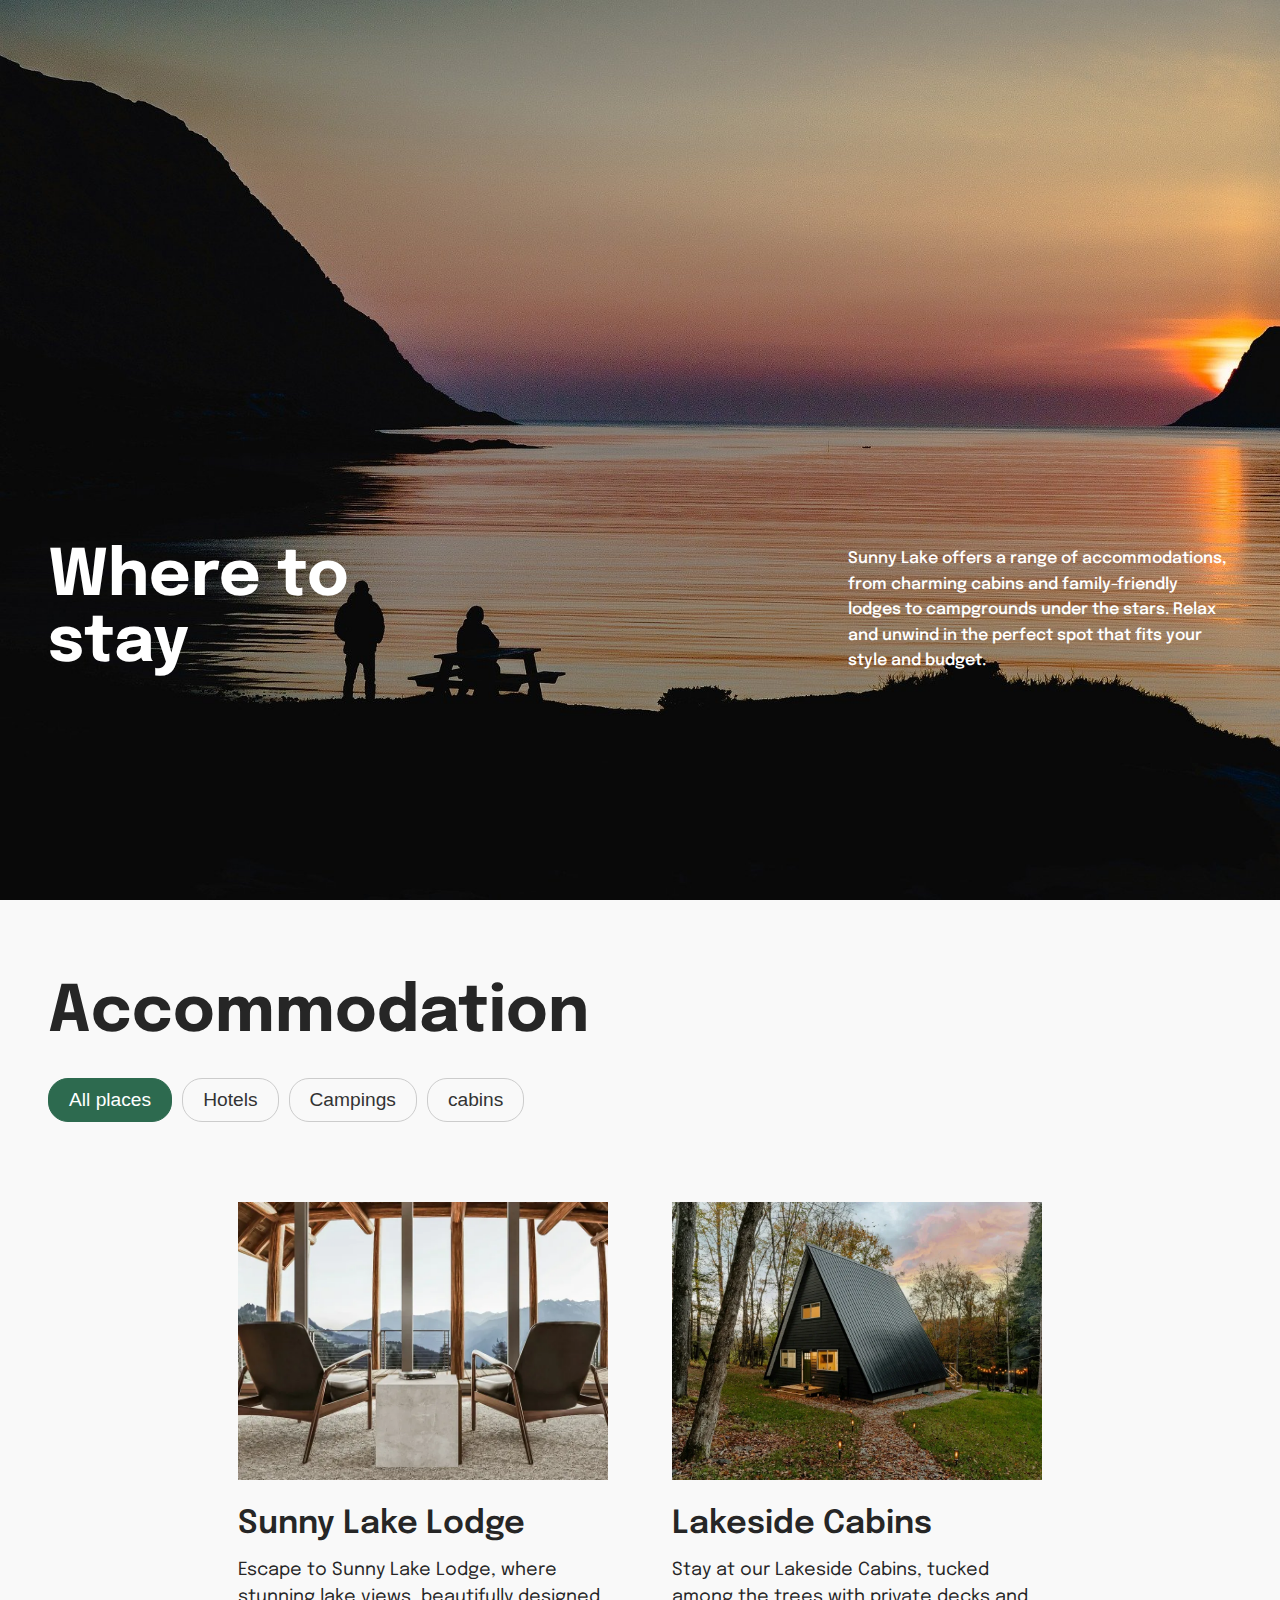
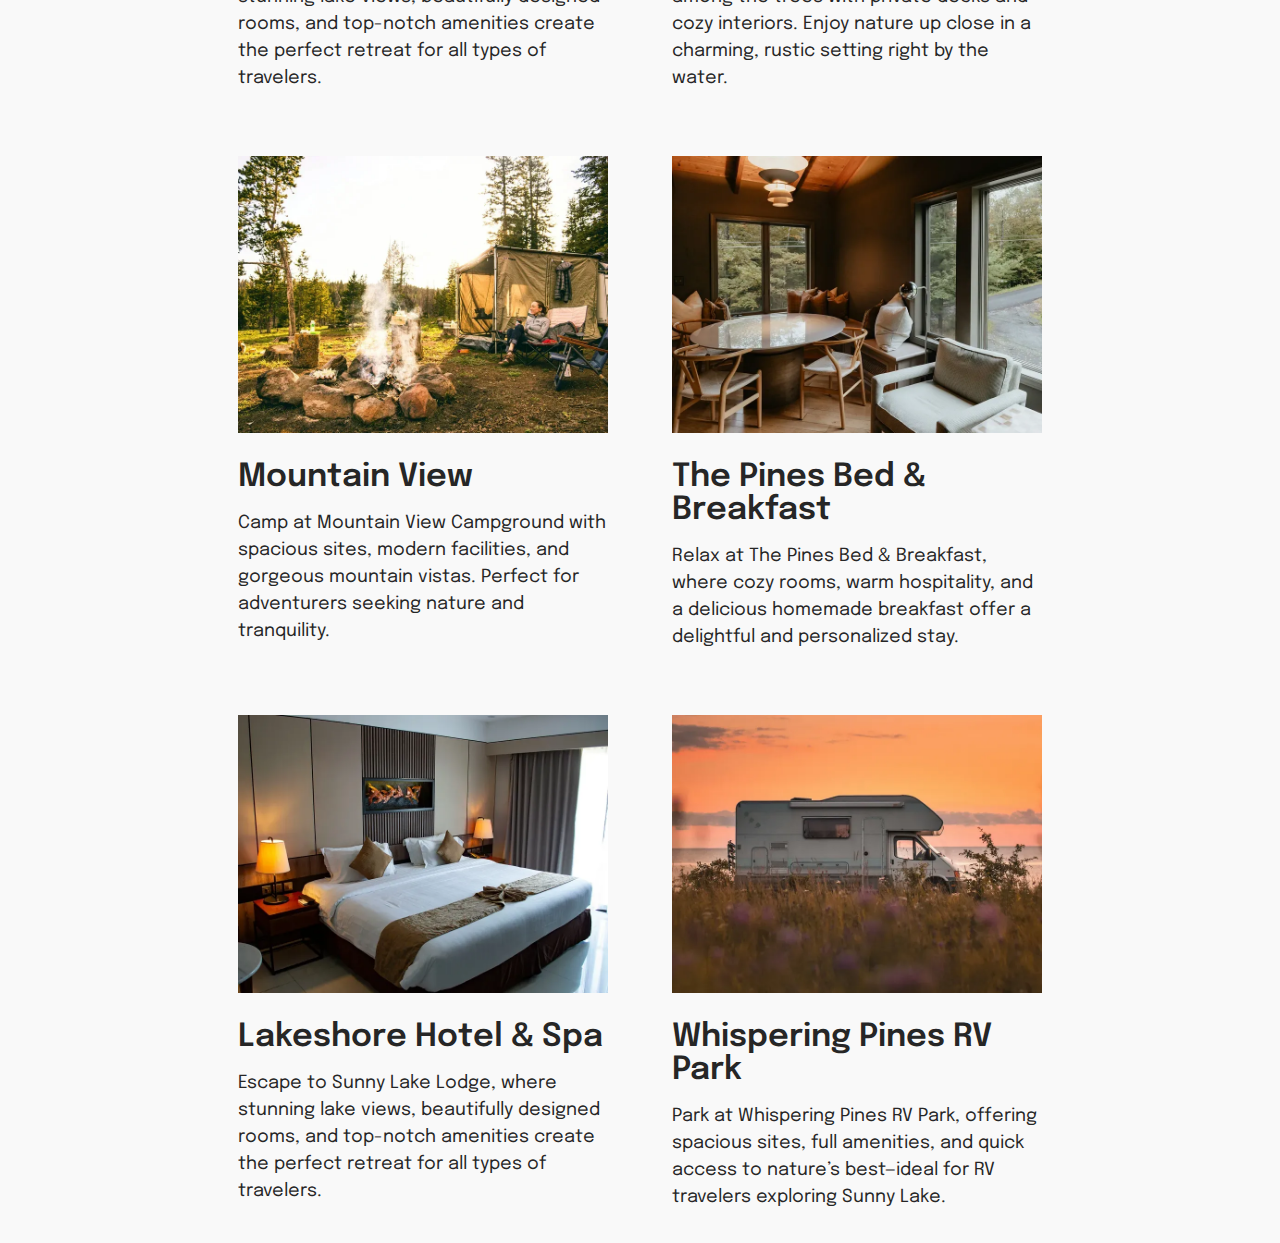
<file: index.html>
<!DOCTYPE html>
<html lang="en">
<head>
    <meta charset="UTF-8">
    <meta name="viewport" content="width=device-width, initial-scale=1.0">
    <title>Document</title>
    <link rel="stylesheet" href="css/style.css">
</head>
<body>
    <!-- Start Nav Bar section -->
    <!-- Close Nav Bar section -->
   
   
    <!-- Start Body Part  -->
     
    
    <!-- Hero Section -->
    <div class="hero-section">
        <!-- Hero section text Area -->
        <div class="hero-txt">
            <h2>Where to stay</h2>
            <div>
                <p>Sunny Lake offers a range of accommodations, from charming cabins and family-friendly lodges to campgrounds under the stars. Relax and unwind in the perfect spot that fits your style and budget.</p>
            </div>
        </div>
    </div>

    <!-- Accommodation btn Section -->
     <div class="accommodations">
        <h1 class ="title" >Accommodation</h1>
        <div class="button-group">
             <button button class="btn active" >All places</button>
             <button button class="btn " >Hotels</button>
             <button button class="btn " >Campings</button>
             <button button class="btn " >cabins</button>
            </div>
     </div>

    <!-- Accommodation card section -->
    <div class="accommodation-card">
        <!-- Card 01 -->
        <div class="card">
            <img src="img/img-01.webp" alt="" srcset="">
            <div class="card-txt">
                <h3>Sunny Lake Lodge</h3>
                <p>Escape to Sunny Lake Lodge, where stunning lake views, beautifully designed rooms, and top-notch amenities create the perfect retreat for all types of travelers.</p>
            </div>
        </div>
        <!-- Card 02 -->
        <div class="card">
            <img src="img/img-02.webp" alt="" srcset="">
            <div class="card-txt">
                <h3>Lakeside Cabins</h3>
                <p>Stay at our Lakeside Cabins, tucked among the trees with private decks and cozy interiors. Enjoy nature up close in a charming, rustic setting right by the water.</p>
            </div>
        </div>
        <!-- Card 03 -->
        <div class="card">
            <img src="img/img-03.webp" alt="" srcset="">
            <div class="card-txt">
                <h3>Mountain View</h3>
                <p>Camp at Mountain View Campground with spacious sites, modern facilities, and gorgeous mountain vistas. Perfect for adventurers seeking nature and tranquility.</p>
            </div>
        </div>
        <!-- Card 04 -->
        <div class="card">
            <img src="img/img-04.webp" alt="" srcset="">
            <div class="card-txt">
                <h3>The Pines Bed & Breakfast</h3>
                <p>Relax at The Pines Bed & Breakfast, where cozy rooms, warm hospitality, and a delicious homemade breakfast offer a delightful and personalized stay.</p>
            </div>
        </div>
        <!-- Card 05 -->
        <div class="card">
            <img src="img/img-05.webp" alt="" srcset="">
            <div class="card-txt">
                <h3>Lakeshore Hotel & Spa</h3>
                <p>Escape to Sunny Lake Lodge, where stunning lake views, beautifully designed rooms, and top-notch amenities create the perfect retreat for all types of travelers.</p>
            </div>
        </div>
        <!-- Card 04 -->
        <div class="card">
            <img src="img/img-06.webp" alt="" srcset="">
            <div class="card-txt">
                <h3>Whispering Pines RV Park</h3>
                <p>Park at Whispering Pines RV Park, offering spacious sites, full amenities, and quick access to nature’s best—ideal for RV travelers exploring Sunny Lake.</p>
            </div>
        </div>
    </div>



    <!-- Close Body Part  -->


    <!-- Start Footer Section -->
    <!-- Close Footer Section -->
</body>
</html>
</file>
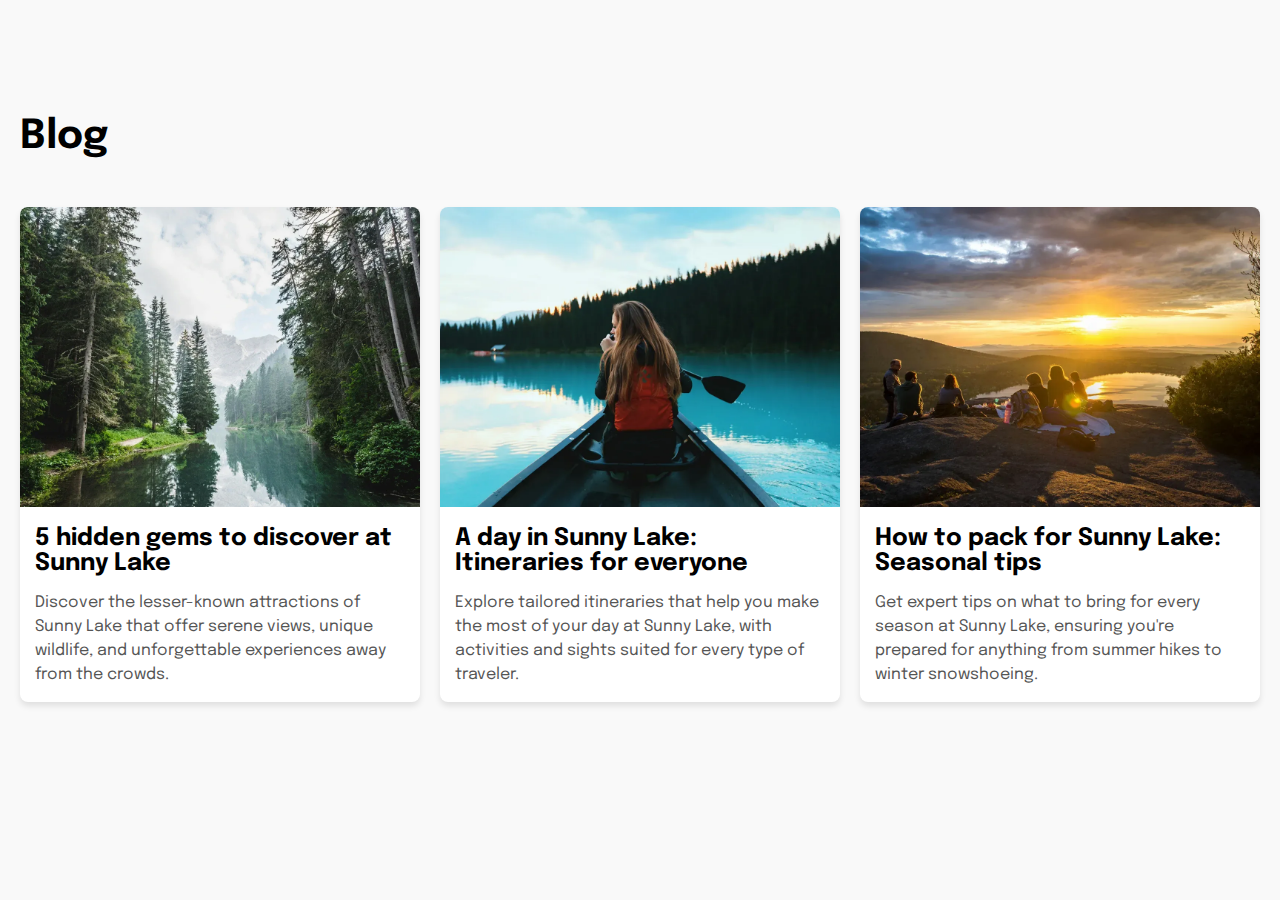
<file: blog.html>
<!DOCTYPE html>
<html lang="en">
<head>
  <meta charset="UTF-8">
  <meta name="viewport" content="width=device-width, initial-scale=1.0">
  <title>Blog Layout</title>
  <link rel="stylesheet" href="css/style.css">
</head>

<body>
  <section class="blog">
    <h1>Blog</h1>
    
    <div class="blog-container">
      
      <div class="blog-card">
        <img src="img/abcd.jpg" alt="Sunny Lake Hidden Gems">
        <div>
          <h2>5 hidden gems to discover at Sunny Lake</h2>
          <p>Discover the lesser-known attractions of Sunny Lake that offer serene views, unique wildlife, and unforgettable experiences away from the crowds.</p>
        </div>
      </div>
     
      <div class="blog-card">
        <img src="img/bcd.jpg" alt="A Day at Sunny Lake">
      <div>
          <h2>A day in Sunny Lake: Itineraries for everyone</h2>
          <p>Explore tailored itineraries that help you make the most of your day at Sunny Lake, with activities and sights suited for every type of traveler.</p>
        </div>
      </div>

      <div class="blog-card">
        <img src="img/cd.jpg" alt="Packing for Sunny Lake">
        <div>
          <h2>How to pack for Sunny Lake: Seasonal tips</h2>
          <p>Get expert tips on what to bring for every season at Sunny Lake, ensuring you're prepared for anything from summer hikes to winter snowshoeing.</p>
        </div>
      </div>


    </div>
  
  
  </section>
</body>
</html>
</file>
<file: css/style.css>
@import url('https://fonts.googleapis.com/css2?family=Epilogue:wght@400;700&display=swap');
*{
    margin: 0;
    padding: 0;
    box-sizing: border-box;

}
body{
    font-family: 'Epilogue', sans-serif;
    background-color: #f9f9f9;
}

/* Hero Section */
.hero-section{
    background-image: url("../img/background-img.jpg");
    background-size: cover;
    height: 100vh;
    background-repeat: no-repeat;
    /* background-blend-mode: ; */
    display: flex;

}
.hero-txt{
    color: white;
    display: grid;
    padding-left: 3rem;
    padding-right: 3rem;
    grid-template-columns: 1.5fr 1.5fr 1.5fr;
    grid-column-gap: 1rem;
    grid-row: auto;
    width: 100%;
    /* justify-content:space-evenly; */
    align-items: center;
    margin-top: 20rem;
}
.hero-txt h2{
    font-size: 4rem;
    font-weight: 700;
}
.hero-txt div {
    grid-column: 3 / 4;
}
.hero-txt div p{
    font-size: 1.0rem;
    font-weight: 550;
    line-height: 1.6;
}

/* Accommodation btn Section      */
.accommodations{
    margin-top: 5rem;
    padding-left: 3rem;
    margin-bottom: 3rem;
}
.title {
    font-size: 4rem;
    font-weight: bold;
    margin-bottom: 1rem;
    color: rgb(38, 38, 38);
}
.button-group {
    display: flex;
    justify-content: left;
    gap: 10px;
    flex-wrap: wrap;
}
.btn {
    border: 1px solid #ccc;
    background-color: transparent;
    color: #333;
    font-size: 1.2rem;
    padding: 10px 20px;
    border-radius: 20px;
    cursor: pointer;
    transition: background-color 0.3s, color 0.3s, border-color 0.3s;
    margin-top: 1rem;

}
.btn:hover {
    border-color: #333;
}
.active {
    background-color:#2d6a4f; /* Dark green */
    color:white;
    border-color: #2d6a4f;
}

/* Accommodation Card Section */
.accommodation-card{
    display: flex;
    justify-content: center;
    flex-wrap: wrap;
    margin-top: 3rem;
}
.card{
    width: 370px;
    overflow: hidden;
    margin: 2rem;
}
.card img{
    width: 100%;
    height: auto;
}
.card-txt{
    margin-top: 1rem;
    padding-top: 0.5rem;

}
.card-txt h3{
    font-size: 2rem;
    /* font-weight: bold; */
    font-weight: 600;
    margin-bottom: 1rem;
    color: rgb(38, 38, 38);
}
.card-txt p{
    font-size: 18px;
    color: rgb(38, 38, 38);
    line-height: 27px;
}
.card img:hover{
    transform: scale(1.01);
    transition: 1000ms;
}

/* Blog page */
.blog {
    padding: 20px;
    text-align:left;
    margin-top: 96px;
  }
  .blog h1 {
    font-size: 2.5rem;
    margin-bottom: 50px;
    color: #000;
  }
  .blog-container {
    display: flex;
    justify-content: center;
    gap: 20px;
    flex-wrap: wrap;
  }
  .blog-card {
    background-color: #fff;
    border-radius: 8px;
    box-shadow: 0 4px 6px rgba(0, 0, 0, 0.1);
    overflow: hidden;
    max-width: 400px;
    text-align: left;
  }
  .blog-card img {
    width: 100%;
    height: auto;
  }
  .blog-card img:hover {
      transform: scale(1.05);
      transition: transform 6s ease;
    }
  .blog-card h2 {
    font-size: 1.5rem;
    margin: 15px;
    color: #000;
  }
  .blog-card p {
    font-size: 1rem;
    margin: 15px;
    line-height: 1.5;
    color: #555;
  }
  

@media screen and (max-width : 840px ) {
    /* Hero Section */
    .hero-txt{
        grid-template-columns: 1.5fr;
        width: 100%;
        grid-row: 2;
        align-items: start;
        padding-left: 1rem;
        padding-right: 2rem;
        grid-column-gap: 0rem;
        display: block;
        
    }
    .hero-txt h2{
        font-size: 2rem;
        font-weight: 700;
        grid-column:  1/ 3;
        margin-top: 10rem;
    }
    .hero-txt div {
        grid-row: 2 / 3;
    }
    .hero-txt div p{
        font-weight: 350;
    }

    /* Accommodation btn Section */
    .accommodations{
        margin-top: 2rem;
        padding-left: 3rem;
    }
    .title {
        font-size: 2rem;
        margin-bottom: 0.4rem;
    }
    .button-group {
        margin-top: 0;
        margin-bottom: 0;
    }    
}


@media screen and (max-width : 480px ) {
    body{
        background-color: rgb(22, 174, 93);
    }
}
</file>
